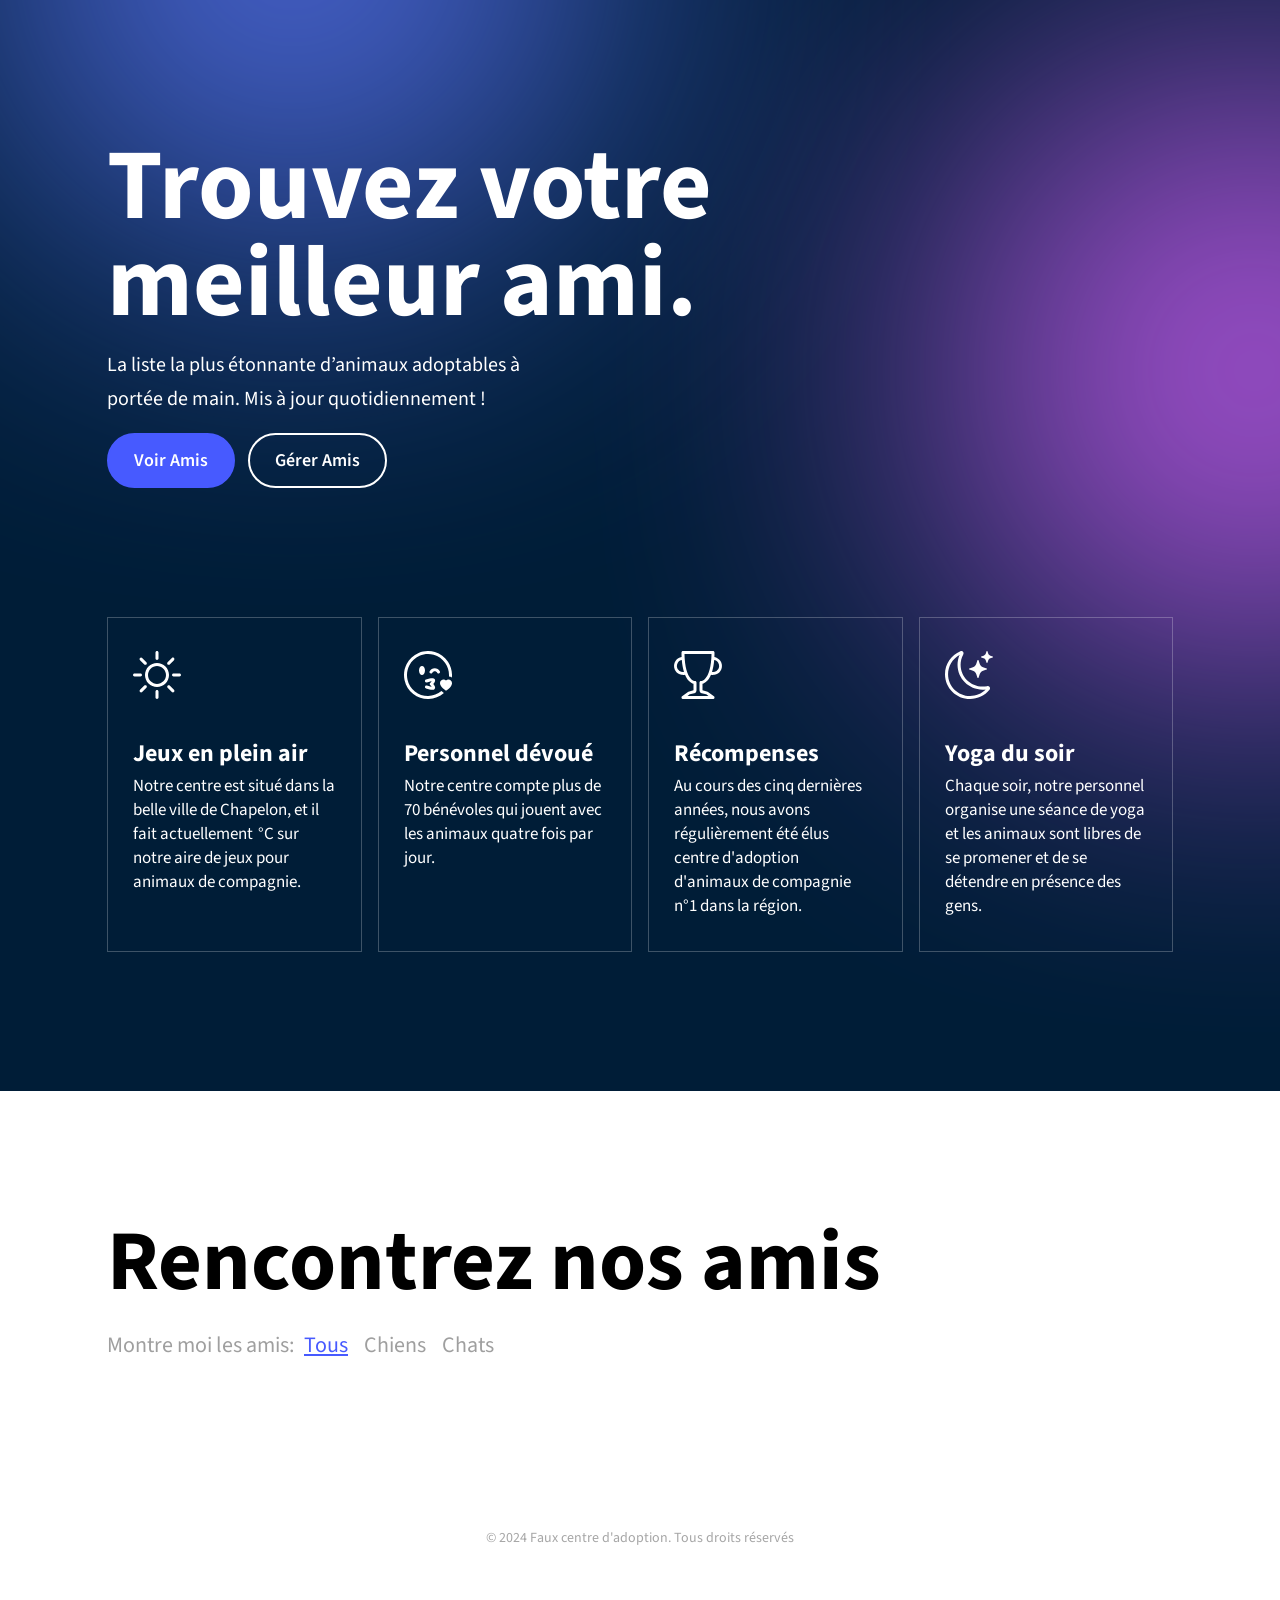
<file: index.html>
<!DOCTYPE html>
<html lang="en">
<head>
  <meta charset="UTF-8">
  <meta name="google-site-verification" content="BmrFwK1qMv315wHgEHB_rB63fEhEcj8XT2yJSm-jqBY" />
  <title>Pet Adoption Center</title>
  <link rel="stylesheet" href="style.css">
  <!-- Google Fonts -->
  <link rel="preconnect" href="https://fonts.googleapis.com">
  <link rel="preconnect" href="https://fonts.gstatic.com" crossorigin>
  <link href="https://fonts.googleapis.com/css2?family=Source+Sans+3:wght@400;600;700&display=swap" rel="stylesheet">
</head>
<body>

<div class="top-section-wrapper">
  <div class="top-section">

    <div class="actual-top-content">
      <h1>Trouvez votre meilleur ami.</h1>
      <p class="intro-text">La liste la plus étonnante d’animaux adoptables à portée de main. Mis à jour quotidiennement !</p>
      <div class="intro-buttons">
        <a class="our-btn utility-mr" href="#view-pets">Voir Amis</a>
        <a class="our-btn our-btn--outline" href="#">Gérer Amis</a>
      </div>

      <div class="intro-features">
        <div class="intro-feature">
          <svg width="48" height="48" viewBox="0 0 48 48" fill="none" xmlns="http://www.w3.org/2000/svg">
            <g clip-path="url(#clip0_15_6)">
              <path d="M24 33C21.6131 33 19.3239 32.0518 17.636 30.364C15.9482 28.6761 15 26.3869 15 24C15 21.6131 15.9482 19.3239 17.636 17.636C19.3239 15.9482 21.6131 15 24 15C26.3869 15 28.6761 15.9482 30.364 17.636C32.0518 19.3239 33 21.6131 33 24C33 26.3869 32.0518 28.6761 30.364 30.364C28.6761 32.0518 26.3869 33 24 33ZM24 36C27.1826 36 30.2348 34.7357 32.4853 32.4853C34.7357 30.2348 36 27.1826 36 24C36 20.8174 34.7357 17.7652 32.4853 15.5147C30.2348 13.2643 27.1826 12 24 12C20.8174 12 17.7652 13.2643 15.5147 15.5147C13.2643 17.7652 12 20.8174 12 24C12 27.1826 13.2643 30.2348 15.5147 32.4853C17.7652 34.7357 20.8174 36 24 36ZM24 0C24.3978 0 24.7794 0.158035 25.0607 0.43934C25.342 0.720644 25.5 1.10218 25.5 1.5V7.5C25.5 7.89782 25.342 8.27936 25.0607 8.56066C24.7794 8.84196 24.3978 9 24 9C23.6022 9 23.2206 8.84196 22.9393 8.56066C22.658 8.27936 22.5 7.89782 22.5 7.5V1.5C22.5 1.10218 22.658 0.720644 22.9393 0.43934C23.2206 0.158035 23.6022 0 24 0ZM24 39C24.3978 39 24.7794 39.158 25.0607 39.4393C25.342 39.7206 25.5 40.1022 25.5 40.5V46.5C25.5 46.8978 25.342 47.2794 25.0607 47.5607C24.7794 47.842 24.3978 48 24 48C23.6022 48 23.2206 47.842 22.9393 47.5607C22.658 47.2794 22.5 46.8978 22.5 46.5V40.5C22.5 40.1022 22.658 39.7206 22.9393 39.4393C23.2206 39.158 23.6022 39 24 39ZM48 24C48 24.3978 47.842 24.7794 47.5607 25.0607C47.2794 25.342 46.8978 25.5 46.5 25.5H40.5C40.1022 25.5 39.7206 25.342 39.4393 25.0607C39.158 24.7794 39 24.3978 39 24C39 23.6022 39.158 23.2206 39.4393 22.9393C39.7206 22.658 40.1022 22.5 40.5 22.5H46.5C46.8978 22.5 47.2794 22.658 47.5607 22.9393C47.842 23.2206 48 23.6022 48 24ZM9 24C9 24.3978 8.84196 24.7794 8.56066 25.0607C8.27936 25.342 7.89782 25.5 7.5 25.5H1.5C1.10218 25.5 0.720644 25.342 0.43934 25.0607C0.158035 24.7794 0 24.3978 0 24C0 23.6022 0.158035 23.2206 0.43934 22.9393C0.720644 22.658 1.10218 22.5 1.5 22.5H7.5C7.89782 22.5 8.27936 22.658 8.56066 22.9393C8.84196 23.2206 9 23.6022 9 24ZM40.971 7.029C41.2522 7.31029 41.4102 7.69175 41.4102 8.0895C41.4102 8.48725 41.2522 8.86871 40.971 9.15L36.729 13.395C36.5895 13.5343 36.424 13.6447 36.2419 13.72C36.0597 13.7953 35.8645 13.834 35.6674 13.8338C35.2694 13.8336 34.8878 13.6752 34.6065 13.3935C34.4672 13.254 34.3568 13.0885 34.2815 12.9064C34.2062 12.7242 34.1675 12.529 34.1677 12.3319C34.1679 11.9339 34.3263 11.5523 34.608 11.271L38.85 7.029C39.1313 6.74779 39.5128 6.58982 39.9105 6.58982C40.3082 6.58982 40.6897 6.74779 40.971 7.029ZM13.392 34.608C13.6732 34.8893 13.8312 35.2708 13.8312 35.6685C13.8312 36.0662 13.6732 36.4477 13.392 36.729L9.15 40.971C8.8671 41.2442 8.48819 41.3954 8.0949 41.392C7.7016 41.3886 7.32538 41.2308 7.04727 40.9527C6.76916 40.6746 6.61141 40.2984 6.60799 39.9051C6.60457 39.5118 6.75576 39.1329 7.029 38.85L11.271 34.608C11.5523 34.3268 11.9338 34.1688 12.3315 34.1688C12.7292 34.1688 13.1107 34.3268 13.392 34.608ZM40.971 40.971C40.6897 41.2522 40.3082 41.4102 39.9105 41.4102C39.5128 41.4102 39.1313 41.2522 38.85 40.971L34.608 36.729C34.3348 36.4461 34.1836 36.0672 34.187 35.6739C34.1904 35.2806 34.3482 34.9044 34.6263 34.6263C34.9044 34.3482 35.2806 34.1904 35.6739 34.187C36.0672 34.1836 36.4461 34.3348 36.729 34.608L40.971 38.85C41.2522 39.1313 41.4102 39.5128 41.4102 39.9105C41.4102 40.3082 41.2522 40.6897 40.971 40.971ZM13.392 13.395C13.1107 13.6762 12.7292 13.8342 12.3315 13.8342C11.9338 13.8342 11.5523 13.6762 11.271 13.395L7.029 9.15C6.88573 9.01163 6.77146 8.84611 6.69285 8.66311C6.61423 8.4801 6.57286 8.28327 6.57112 8.0841C6.56939 7.88493 6.60735 7.68741 6.68277 7.50307C6.75819 7.31872 6.86957 7.15125 7.01041 7.01041C7.15125 6.86957 7.31872 6.75819 7.50307 6.68277C7.68741 6.60735 7.88493 6.56939 8.0841 6.57112C8.28327 6.57286 8.4801 6.61423 8.66311 6.69285C8.84611 6.77146 9.01163 6.88573 9.15 7.029L13.392 11.271C13.5317 11.4103 13.6425 11.5759 13.7181 11.7581C13.7938 11.9403 13.8327 12.1357 13.8327 12.333C13.8327 12.5303 13.7938 12.7257 13.7181 12.9079C13.6425 13.0901 13.5317 13.2557 13.392 13.395Z" fill="white"/>
            </g>
            <defs>
              <clipPath id="clip0_15_6">
                <rect width="48" height="48" fill="white"/>
              </clipPath>
            </defs>
          </svg>
          <h2>Jeux en plein air</h2>
          <p>Notre centre est situé dans la belle ville de Chapelon, et il fait actuellement <span id="temperature-output"></span> °C sur notre aire de jeux pour animaux de compagnie.</p>
        </div>
        <div class="intro-feature">
          <svg width="48" height="48" viewBox="0 0 48 48" fill="none" xmlns="http://www.w3.org/2000/svg">
            <g clip-path="url(#clip0_15_29)">
              <path fill-rule="evenodd" clip-rule="evenodd" d="M37.479 40.104C33.7639 43.213 29.0881 44.9419 24.244 44.9977C19.4 45.0536 14.6856 43.433 10.8997 40.4105C7.11388 37.3881 4.48942 33.1497 3.47109 28.4135C2.45275 23.6774 3.10317 18.7349 5.31214 14.4234C7.5211 10.112 11.1527 6.69687 15.5917 4.75677C20.0306 2.81666 25.0037 2.4709 29.6684 3.77808C34.3331 5.08526 38.4024 7.96498 41.1867 11.9293C43.971 15.8935 45.2991 20.6985 44.946 25.53C45.978 25.629 46.986 25.971 47.871 26.514C48.458 20.9469 47.0804 15.3497 43.9766 10.6909C40.8728 6.03218 36.2382 2.60494 30.8745 1.00222C25.5109 -0.600492 19.7557 -0.277844 14.6048 1.91434C9.45393 4.10652 5.23138 8.03032 2.66779 13.0068C0.104206 17.9833 -0.639128 23.6994 0.566406 29.166C1.77194 34.6326 4.8505 39.5059 9.2694 42.9426C13.6883 46.3792 19.1695 48.1631 24.7647 47.9855C30.3599 47.8079 35.7169 45.68 39.909 41.97C39.0627 41.3968 38.2512 40.7737 37.479 40.104ZM26.286 30.444C25.1654 30.7128 24.0574 31.0311 22.965 31.398C22.7757 31.4677 22.5743 31.4985 22.3729 31.4886C22.1714 31.4787 21.974 31.4282 21.7925 31.3403C21.611 31.2523 21.4491 31.1286 21.3164 30.9766C21.1838 30.8247 21.0832 30.6475 21.0206 30.4557C20.9581 30.264 20.9348 30.0616 20.9523 29.8606C20.9697 29.6597 21.0275 29.4643 21.1222 29.2862C21.2169 29.1081 21.3466 28.9509 21.5034 28.8241C21.6602 28.6973 21.841 28.6034 22.035 28.548C23.175 28.173 24.441 27.786 25.611 27.519C26.721 27.261 27.951 27.06 28.92 27.195C29.4 27.261 30.102 27.45 30.603 28.053C31.167 28.731 31.164 29.544 30.996 30.168C30.7942 30.8115 30.4792 31.414 30.066 31.947C29.835 32.268 29.562 32.607 29.241 32.976C29.562 33.348 29.838 33.696 30.069 34.017C30.495 34.608 30.837 35.208 30.999 35.802C31.164 36.426 31.167 37.239 30.603 37.92C30.099 38.52 29.391 38.706 28.914 38.772C27.945 38.901 26.715 38.691 25.608 38.433C24.4031 38.1378 23.2111 37.7925 22.035 37.398C21.841 37.3426 21.6602 37.2487 21.5034 37.1219C21.3466 36.9951 21.2169 36.8379 21.1222 36.6598C21.0275 36.4817 20.9697 36.2863 20.9523 36.0854C20.9348 35.8844 20.9581 35.682 21.0206 35.4903C21.0832 35.2985 21.1838 35.1213 21.3164 34.9694C21.4491 34.8174 21.611 34.6937 21.7925 34.6057C21.974 34.5178 22.1714 34.4673 22.3729 34.4574C22.5743 34.4475 22.7757 34.4783 22.965 34.548C24.078 34.908 25.248 35.268 26.292 35.511C26.82 35.634 27.267 35.718 27.63 35.763C27.1687 35.1452 26.6655 34.5598 26.124 34.011C25.8544 33.7305 25.7044 33.3563 25.7055 32.9673C25.7066 32.5783 25.8588 32.2049 26.13 31.926C26.6693 31.3843 27.1705 30.8059 27.63 30.195C27.1781 30.2541 26.7295 30.3392 26.286 30.444ZM28.584 30.183L28.575 30.18L28.566 30.177C28.578 30.177 28.584 30.183 28.584 30.183ZM28.59 35.784L28.572 35.787C28.5778 35.7845 28.5838 35.7825 28.59 35.781V35.784ZM18 24C19.656 24 21 21.984 21 19.5C21 17.016 19.656 15 18 15C16.344 15 15 17.016 15 19.5C15 21.984 16.344 24 18 24ZM26.271 22.311C26.4432 22.4067 26.6325 22.4676 26.8282 22.4902C27.0239 22.5128 27.2221 22.4966 27.4115 22.4425C27.601 22.3885 27.7779 22.2976 27.9322 22.1752C28.0866 22.0528 28.2153 21.9012 28.311 21.729C28.5479 21.2867 28.8992 20.9161 29.3282 20.6559C29.7572 20.3958 30.2483 20.2556 30.75 20.25C31.767 20.25 32.685 20.82 33.189 21.729C33.3823 22.0767 33.7059 22.3334 34.0885 22.4425C34.471 22.5516 34.8813 22.5043 35.229 22.311C35.5767 22.1177 35.8333 21.7941 35.9425 21.4115C36.0516 21.029 36.0043 20.6187 35.811 20.271C35.3142 19.3613 34.5827 18.6013 33.6927 18.07C32.8026 17.5387 31.7865 17.2556 30.75 17.25C28.56 17.25 26.682 18.486 25.689 20.271C25.5933 20.4432 25.5324 20.6325 25.5098 20.8282C25.4872 21.0239 25.5034 21.2221 25.5575 21.4115C25.6115 21.601 25.7023 21.7779 25.8248 21.9322C25.9472 22.0866 26.0988 22.2153 26.271 22.311ZM42 29.484C45.33 26.064 53.652 32.052 42 39.75C30.348 32.052 38.67 26.064 42 29.487V29.484Z" fill="white"/>
            </g>
            <defs>
              <clipPath id="clip0_15_29">
                <rect width="48" height="48" fill="white"/>
              </clipPath>
            </defs>
          </svg>
          <h2>Personnel dévoué</h2>
          <p>Notre centre compte plus de 70 bénévoles qui jouent avec les animaux quatre fois par jour.</p>
        </div>
        <div class="intro-feature">
          <svg width="48" height="48" viewBox="0 0 48 48" fill="none" xmlns="http://www.w3.org/2000/svg">
            <g clip-path="url(#clip0_15_31)">
              <path d="M7.5 1.5C7.5 1.10218 7.65804 0.720644 7.93934 0.43934C8.22065 0.158035 8.60218 0 9 0L39 0C39.3978 0 39.7794 0.158035 40.0607 0.43934C40.342 0.720644 40.5 1.10218 40.5 1.5C40.5 3.114 40.464 4.65 40.398 6.108C41.5834 6.30429 42.7175 6.73596 43.7334 7.37754C44.7493 8.01912 45.6265 8.85764 46.3131 9.84363C46.9998 10.8296 47.4821 11.9431 47.7316 13.1185C47.981 14.2938 47.9926 15.5072 47.7657 16.6872C47.5387 17.8671 47.0778 18.9896 46.4101 19.9885C45.7424 20.9874 44.8814 21.8426 43.8779 22.5034C42.8744 23.1643 41.7488 23.6176 40.5674 23.8365C39.3859 24.0554 38.1726 24.0355 36.999 23.778C34.629 29.373 31.365 32.109 28.5 32.811V39.33L32.775 40.398C33.357 40.542 33.906 40.803 34.386 41.163L39.9 45.3C40.1519 45.4889 40.3379 45.7522 40.4318 46.0527C40.5256 46.3533 40.5226 46.6757 40.423 46.9743C40.3235 47.273 40.1325 47.5328 39.8771 47.7169C39.6217 47.9009 39.3148 48 39 48H9C8.68518 48 8.37834 47.9009 8.12294 47.7169C7.86754 47.5328 7.67653 47.273 7.57698 46.9743C7.47742 46.6757 7.47436 46.3533 7.56823 46.0527C7.6621 45.7522 7.84814 45.4889 8.1 45.3L13.614 41.163C14.094 40.803 14.643 40.542 15.225 40.398L19.5 39.33V32.811C16.635 32.109 13.371 29.373 11.001 23.775C9.82676 24.0339 8.61255 24.0548 7.43008 23.8366C6.2476 23.6184 5.12084 23.1655 4.11634 22.5045C3.11184 21.8436 2.24997 20.9881 1.58162 19.9885C0.913275 18.9889 0.452009 17.8655 0.225066 16.6847C-0.00187797 15.5039 0.0101017 14.2895 0.260297 13.1134C0.510493 11.9373 0.993831 10.8232 1.68177 9.83701C2.3697 8.85081 3.24829 8.01245 4.26563 7.37146C5.28298 6.73047 6.41845 6.29984 7.605 6.105C7.53438 4.57102 7.49937 3.03561 7.5 1.5ZM7.797 9.12C6.23156 9.40643 4.84402 10.303 3.93963 11.6125C3.03523 12.922 2.68807 14.5371 2.9745 16.1025C3.26094 17.6679 4.15751 19.0555 5.46698 19.9599C6.77645 20.8643 8.39156 21.2114 9.957 20.925C8.958 17.775 8.193 13.887 7.797 9.12ZM38.046 20.925C39.6114 21.2114 41.2266 20.8643 42.536 19.9599C43.8455 19.0555 44.7421 17.6679 45.0285 16.1025C45.3149 14.5371 44.9678 12.922 44.0634 11.6125C43.159 10.303 41.7714 9.40643 40.206 9.12C39.807 13.89 39.042 17.775 38.046 20.925ZM10.512 3C10.533 4.551 10.59 6.018 10.68 7.407C11.07 13.491 12.051 18.045 13.29 21.408C15.882 28.44 19.452 30 21 30C21.3978 30 21.7794 30.158 22.0607 30.4393C22.342 30.7206 22.5 31.1022 22.5 31.5V39.33C22.5 39.9988 22.2765 40.6484 21.865 41.1756C21.4536 41.7029 20.8777 42.0775 20.229 42.24L15.951 43.308C15.7568 43.3563 15.5742 43.443 15.414 43.563L13.5 45H34.5L32.586 43.563C32.4249 43.4427 32.2412 43.356 32.046 43.308L27.771 42.24C27.1223 42.0775 26.5464 41.7029 26.135 41.1756C25.7235 40.6484 25.5 39.9988 25.5 39.33V31.5C25.5 31.1022 25.658 30.7206 25.9393 30.4393C26.2206 30.158 26.6022 30 27 30C28.548 30 32.118 28.44 34.71 21.408C35.949 18.048 36.93 13.488 37.32 7.407C37.41 6.018 37.467 4.551 37.488 3H10.512Z" fill="white"/>
            </g>
            <defs>
              <clipPath id="clip0_15_31">
                <rect width="48" height="48" fill="white"/>
              </clipPath>
            </defs>
          </svg>
          <h2>Récompenses</h2>
          <p>Au cours des cinq dernières années, nous avons régulièrement été élus centre d'adoption d'animaux de compagnie n°1 dans la région.</p>
        </div>
        <div class="intro-feature">
          <svg width="48" height="48" viewBox="0 0 48 48" fill="none" xmlns="http://www.w3.org/2000/svg">
            <g clip-path="url(#clip0_15_33)">
              <path d="M18 0.83401C18.2928 1.18985 18.4722 1.62533 18.515 2.08418C18.5578 2.54303 18.462 3.00417 18.24 3.40801C16.5056 6.59243 15.5998 10.1619 15.606 13.788C15.606 25.851 25.44 35.619 37.56 35.619C39.141 35.619 40.68 35.454 42.159 35.139C42.6124 35.0408 43.0846 35.0784 43.5168 35.247C43.949 35.4156 44.3219 35.7077 44.589 36.087C44.871 36.4814 45.0147 36.9578 44.9979 37.4423C44.9811 37.9268 44.8046 38.3922 44.496 38.766C42.1431 41.6563 39.1747 43.9851 35.8075 45.5826C32.4403 47.18 28.759 48.0059 25.032 48C11.202 48 0 36.858 0 23.13C0 12.798 6.342 3.93601 15.372 0.18001C15.8218 -0.0100939 16.3212 -0.049112 16.795 0.0688175C17.2689 0.186747 17.6918 0.455256 18 0.83401ZM14.574 3.93301C11.1018 5.7955 8.19911 8.56394 6.17439 11.9441C4.14968 15.3243 3.0786 19.1898 3.075 23.13C3.075 35.19 12.912 44.958 25.032 44.958C27.9343 44.963 30.8088 44.3924 33.4892 43.2791C36.1695 42.1657 38.6024 40.5319 40.647 38.472C39.636 38.598 38.607 38.661 37.56 38.661C23.73 38.661 12.531 27.519 12.531 13.791C12.531 10.29 13.257 6.95701 14.574 3.93301Z" fill="white"/>
              <path d="M32.382 9.44399C32.425 9.31408 32.5079 9.20102 32.6188 9.12089C32.7298 9.04076 32.8632 8.99763 33 8.99763C33.1369 8.99763 33.2702 9.04076 33.3812 9.12089C33.4921 9.20102 33.575 9.31408 33.618 9.44399L34.779 12.93C35.298 14.484 36.516 15.702 38.07 16.221L41.556 17.382C41.6859 17.425 41.799 17.5079 41.8791 17.6188C41.9592 17.7298 42.0024 17.8631 42.0024 18C42.0024 18.1368 41.9592 18.2702 41.8791 18.3812C41.799 18.4921 41.6859 18.575 41.556 18.618L38.07 19.779C37.3036 20.0343 36.6072 20.4647 36.0359 21.0359C35.4647 21.6071 35.0344 22.3036 34.779 23.07L33.618 26.556C33.575 26.6859 33.4921 26.799 33.3812 26.8791C33.2702 26.9592 33.1369 27.0024 33 27.0024C32.8632 27.0024 32.7298 26.9592 32.6188 26.8791C32.5079 26.799 32.425 26.6859 32.382 26.556L31.221 23.07C30.9657 22.3036 30.5353 21.6071 29.9641 21.0359C29.3929 20.4647 28.6964 20.0343 27.93 19.779L24.444 18.618C24.3141 18.575 24.201 18.4921 24.1209 18.3812C24.0408 18.2702 23.9977 18.1368 23.9977 18C23.9977 17.8631 24.0408 17.7298 24.1209 17.6188C24.201 17.5079 24.3141 17.425 24.444 17.382L27.93 16.221C28.6964 15.9656 29.3929 15.5353 29.9641 14.9641C30.5353 14.3928 30.9657 13.6964 31.221 12.93L32.382 9.44399ZM41.589 0.296994C41.6186 0.211573 41.6741 0.137502 41.7478 0.0850788C41.8214 0.0326558 41.9096 0.00448608 42 0.00448608C42.0904 0.00448608 42.1786 0.0326558 42.2522 0.0850788C42.3259 0.137502 42.3814 0.211573 42.411 0.296994L43.185 2.61899C43.53 3.65699 44.343 4.46999 45.381 4.81499L47.703 5.58899C47.7884 5.61861 47.8625 5.6741 47.9149 5.74776C47.9674 5.82142 47.9955 5.90958 47.9955 5.99999C47.9955 6.0904 47.9674 6.17857 47.9149 6.25222C47.8625 6.32588 47.7884 6.38138 47.703 6.41099L45.381 7.18499C44.8695 7.35516 44.4047 7.64224 44.0235 8.02344C43.6423 8.40464 43.3552 8.86946 43.185 9.38099L42.411 11.703C42.3814 11.7884 42.3259 11.8625 42.2522 11.9149C42.1786 11.9673 42.0904 11.9955 42 11.9955C41.9096 11.9955 41.8214 11.9673 41.7478 11.9149C41.6741 11.8625 41.6186 11.7884 41.589 11.703L40.815 9.38099C40.6448 8.86946 40.3578 8.40464 39.9766 8.02344C39.5954 7.64224 39.1305 7.35516 38.619 7.18499L36.297 6.41099C36.2116 6.38138 36.1375 6.32588 36.0851 6.25222C36.0327 6.17857 36.0045 6.0904 36.0045 5.99999C36.0045 5.90958 36.0327 5.82142 36.0851 5.74776C36.1375 5.6741 36.2116 5.61861 36.297 5.58899L38.619 4.81499C39.657 4.46999 40.47 3.65699 40.815 2.61899L41.589 0.299994V0.296994Z" fill="white"/>
            </g>
            <defs>
              <clipPath id="clip0_15_33">
                <rect width="48" height="48" fill="white"/>
              </clipPath>
            </defs>
          </svg>
          <h2>Yoga du soir</h2>
          <p>Chaque soir, notre personnel organise une séance de yoga et les animaux sont libres de se promener et de se détendre en présence des gens.</p>
        </div>
      </div>

    </div>

    <!-- Cercles flous -->
    <div class="circle"></div>
    <div class="circle-two"></div>
  </div>
</div>


<div class="page-section" id="view-pets">
  <div class="page-section-inner">
    <h2 class="page-section-title">Rencontrez nos amis</h2>
    <div class="pet-filter">
      <p>
        Montre moi les amis:
        <button class="active" data-filter="tous">Tous</button>
        <button data-filter="chien">Chiens</button>
        <button data-filter="chat">Chats</button>
      </p>
    </div>

    <div class="list-of-pets"></div>
    <!-- Pet Card Template Start -->
    <template id="pet-card-template">
      <div class="pet-card">
        <div class="pet-card-text">
          <h3></h3>
          <p class="pet-description"></p>
          <p class="pet-age"></p>
        </div>
        <div class="pet-card-photo">
          <img src="" alt="">
        </div>
      </div>
    </template>
    <!-- Pet Card Template End -->
  </div>
</div>

<footer class="site-footer">
  <p>&copy; 2024 Faux centre d'adoption. Tous droits réservés</p>
</footer>

<script src="main.js"></script>
</body>
</html>
</file>
<file: style.css>
html {
  scroll-behavior: smooth;
}

body {
  box-sizing: border-box;
  margin: 0;
  padding: 0;
  background-color: #fff;
  font-family: 'Source Sans 3', sans-serif;
}

/*
  Header
 */

.top-section-wrapper {
  background-color: #001D37;
  padding-left: 16px;
  padding-right: 16px;
  overflow: hidden;
}

.top-section {
  background-color: #001D37;
  color: white;
  padding-top: 80px;
  padding-bottom: 80px;
  max-width: 1066px;
  margin: 0 auto;
  position: relative;
}

.actual-top-content {
  position: relative;
  z-index: 2;
}

.top-section h1 {
  font-size: 4rem;
  margin: 0;
  line-height: 97.3%;
  max-width: 625px;
}

.intro-text {
  font-size: 1.25rem;
  line-height: 169.3%;
  margin: 1rem 0;
  max-width: 435px;
}

.intro-buttons {
  margin-bottom: 70px;
}

.our-btn {
  display: inline-block;
  background-color: #475AFF;
  border: 2px solid #475AFF;
  color: #fff;
  text-decoration: none;
  padding: 13px 25px;
  border-radius: 999px;
  font-size: 1.125rem;
  font-weight: 600;
  transition: background-color .3s ease-out, border .3s ease-out, color .3s ease-out;
}

.our-btn:hover {
  background-color: #2e40e2;
  border: 2px solid #2e40e2;
}

.our-btn--outline {
  background-color: transparent;
  border: 2px solid white;
}

.our-btn--outline:hover {
  background-color: #fff;
  color: #475AFF;
  border: 2px solid white;
}

.utility-mr {
  margin-right: 10px;
}

.intro-features {
  display: grid;
  column-gap: 16px;
  row-gap: 16px;
}

/* A partir de 580px et + */
@media screen and (min-width: 580px) {
  .intro-features {
    grid-template-columns: repeat(2, 1fr);
  }
}

/* A partir de 900px et + */
@media screen and (min-width: 900px) {
  .intro-features {
    grid-template-columns: repeat(4, 1fr);
  }
}

.intro-feature {
  border: 1px solid rgba(255,255,255, 0.24);
  padding: 33px 25px;
}

.intro-feature h2 {
  font-size: 1.5rem;
  margin: 31px 0 3px 0;
}

.intro-feature p {
  margin: 0;
  font-size: 1.0625rem;
}

.circle {
  width: 617px;
  height: 617px;
  background: #D660FF;
  opacity: 0.85;
  border-radius: 50%;
  filter: blur(150px);
  position: absolute;
  top: 62px;
  right: -390px;
}

.circle-two {
  width: 617px;
  height: 617px;
  background: #6079FF;
  opacity: 0.85;
  border-radius: 50%;
  filter: blur(150px);
  position: absolute;
  top: -365px;
  left: -123px;
}

/*
  Page Section
 */

.page-section {
  background-color: #fff;
  padding: 70px 16px;
}

.page-section-inner {
  max-width: 1066px;
  margin: 0 auto;
}

.page-section-title {
  font-size:4rem;
  margin: 0;
  line-height: 1;
}

.pet-filter {
  color: #9F9F9F;
  font-size: 1.15rem;
}

.pet-filter button {
  background-color: transparent;
  border: none;
  font-family: 'Source Sans 3', sans-serif;
  font-size: 1.15rem;
  color: #9F9F9F;
  cursor: pointer;
}

.pet-filter button:hover {
  color: #7d7d7d;
}

.pet-filter .active,
.pet-filter .active:hover {
  color: #475AFF;
  text-decoration: underline;
}

.site-footer {
  text-align: center;
  color: #a6a6a6;
  font-size: 0.875rem;
  margin: 0;
  padding-bottom: 65px;
}
/*
  auto-fit : nb de colonnes ajustement auto
  minmax : min width pour une carte : 265px
  sur petit ecran la carte occupera tout l'espace dispo
*/
.list-of-pets {
  display: grid;
  grid-template-columns: repeat(auto-fit, minmax(265px, 1fr));
  column-gap: 34px;
  row-gap: 16px;
}

.pet-card {
  overflow: hidden;
  display: grid;
  /*grid-template-columns: 165px 1fr;*/
  border: 1px solid #F3F3F3;
  border-radius: 20px;
  box-shadow: 2px 2px 5px rgba(0,0,0,0.08);
}

.pet-card-photo {
  order: 1;
  grid-row: 1;
}

.pet-card-photo img {
  width: 100%;
  height: 100%;
  display: block;
  object-fit: cover;
}

.pet-card-text {
  padding: 18px 16px;
}

.pet-card-text h3 {
  margin: 0 0 5px 0;
  font-size: 1.625rem;
  font-weight: 600;
}

.pet-description {
  font-size: 0.9rem;
  margin: 0 0 1rem 0;
  color: #626262;
  line-height: 150%;
}

.pet-age {
  margin: 0;
  color: #A2A2A2;
  font-size: 0.85rem;
}

/* A partir de 600px et + */
@media screen and (min-width: 600px) {
  .top-section h1 {
    font-size: 6.25rem;
  }

  .top-section {
    padding-top: 139px;
    padding-bottom: 139px;
  }

  .intro-buttons {
    margin-bottom: 129px;
  }

  .page-section {
    background-color: #fff;
    padding: 130px 16px;
  }

  .page-section-title {
    font-size: 5.31rem;
  }

  .pet-filter {
    font-size: 1.375rem;
  }

  .pet-filter button {
    font-size: 1.375rem;
  }

  .list-of-pets {
    grid-template-columns: repeat(auto-fit, minmax(340px, 1fr));
    row-gap: 28px;
  }

  .pet-card {
    grid-template-columns: 165px 1fr;
  }

  .pet-card-text {
    padding: 21px 29px;
  }

  .pet-description {
    font-size: 1rem;
  }
}
</file>
